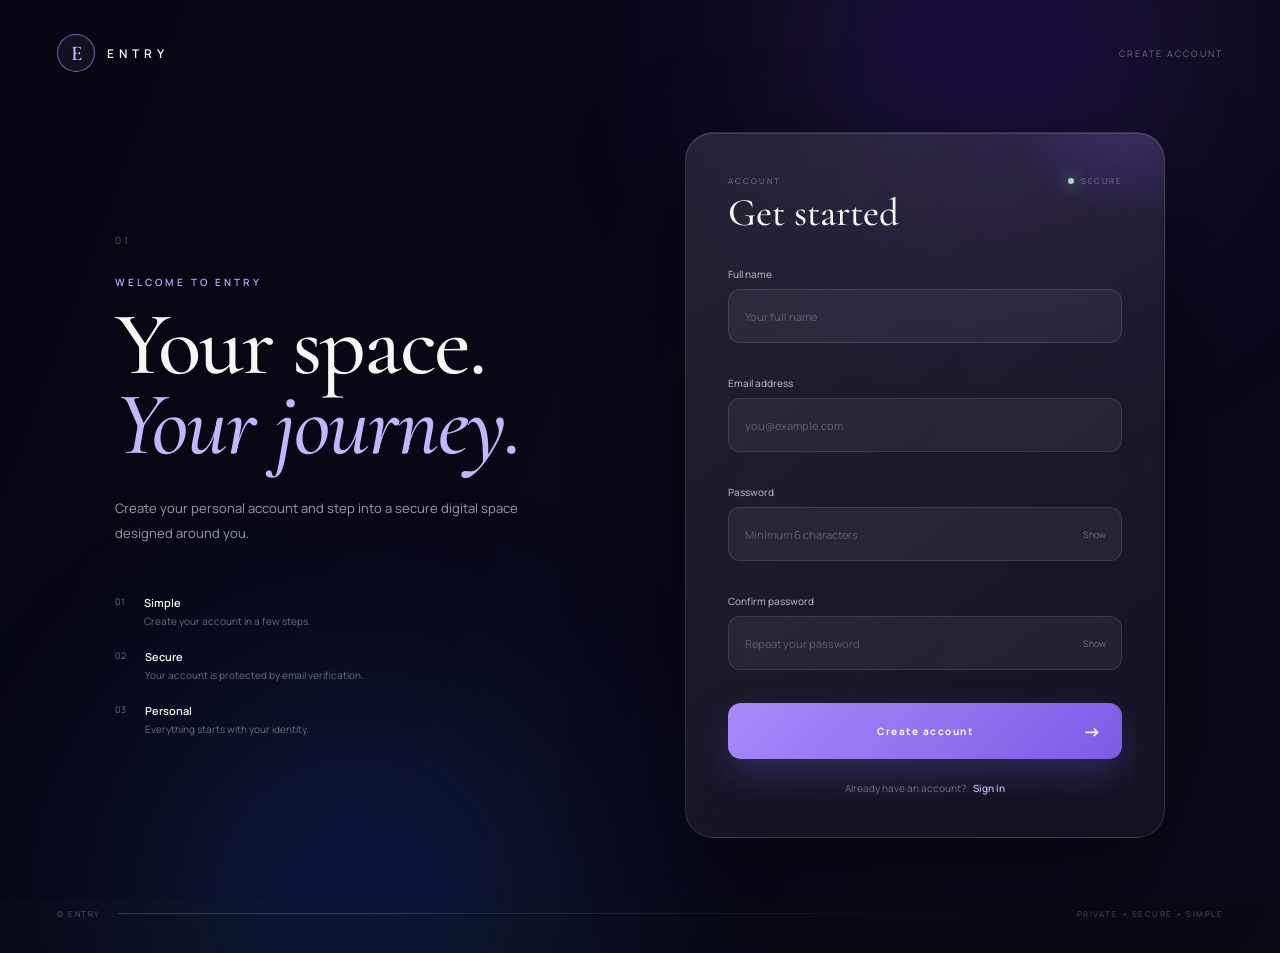
<file: index.html>
<!DOCTYPE html>
<html lang="en">
<head>
    <meta charset="UTF-8">
    <meta name="viewport" content="width=device-width, initial-scale=1.0">

    <title>ENTRY — Create Account</title>

    <!-- Google Fonts -->
    <link rel="preconnect" href="https://fonts.googleapis.com">
    <link rel="preconnect" href="https://fonts.gstatic.com" crossorigin>

    <link
        href="https://fonts.googleapis.com/css2?family=Cormorant+Garamond:wght@400;500;600;700&family=Manrope:wght@400;500;600;700&display=swap"
        rel="stylesheet"
    >

    <link rel="stylesheet" href="style.css">
</head>

<body>

    <!-- =========================================
         BACKGROUND
    ========================================== -->

    <div class="background"></div>
    <div class="background-overlay"></div>

    <div class="ambient ambient-one"></div>
    <div class="ambient ambient-two"></div>

    <div class="noise"></div>


    <!-- =========================================
         MAIN PAGE
    ========================================== -->

    <main class="page">

        <!-- =====================================
             BRAND
        ====================================== -->

        <header class="brand-header">

            <a href="#" class="brand">

                <span class="brand-mark">
                    E
                </span>

                <span class="brand-name">
                    ENTRY
                </span>

            </a>

            <span class="header-label">
                CREATE ACCOUNT
            </span>

        </header>


        <!-- =====================================
             MAIN CONTENT
        ====================================== -->

        <section class="auth-layout">


            <!-- =================================
                 LEFT INFORMATION
            ================================== -->

            <div class="intro-section">

                <div class="intro-number">
                    01
                </div>

                <p class="eyebrow">
                    WELCOME TO ENTRY
                </p>

                <h1>
                    Your space.
                    <br>
                    <em>Your journey.</em>
                </h1>

                <p class="intro-text">
                    Create your personal account and step into
                    a secure digital space designed around you.
                </p>


                <!-- Feature list -->

                <div class="feature-list">

                    <div class="feature-item">

                        <span class="feature-number">
                            01
                        </span>

                        <div>
                            <strong>
                                Simple
                            </strong>

                            <p>
                                Create your account in a few steps.
                            </p>
                        </div>

                    </div>


                    <div class="feature-item">

                        <span class="feature-number">
                            02
                        </span>

                        <div>
                            <strong>
                                Secure
                            </strong>

                            <p>
                                Your account is protected by email verification.
                            </p>

                        </div>

                    </div>


                    <div class="feature-item">

                        <span class="feature-number">
                            03
                        </span>

                        <div>

                            <strong>
                                Personal
                            </strong>

                            <p>
                                Everything starts with your identity.
                            </p>

                        </div>

                    </div>

                </div>

            </div>


            <!-- =================================
                 REGISTRATION CARD
            ================================== -->

            <section class="auth-card">


                <!-- Card Header -->

                <div class="card-header">

                    <div>

                        <span class="card-label">
                            ACCOUNT
                        </span>

                        <h2>
                            Get started
                        </h2>

                    </div>

                    <div class="status-indicator">

                        <span class="status-dot"></span>

                        <span>
                            SECURE
                        </span>

                    </div>

                </div>


                <!-- =================================
                     REGISTRATION FORM
                ================================== -->

                <form id="registrationForm" novalidate>


                    <!-- Full Name -->

                    <div class="field-group">

                        <label for="fullName">
                            Full name
                        </label>

                        <div class="input-container">

                            <input
                                type="text"
                                id="fullName"
                                placeholder="Your full name"
                                autocomplete="name"
                            >

                        </div>

                        <small
                            class="error-message"
                            id="nameError"
                        ></small>

                    </div>


                    <!-- Email -->

                    <div class="field-group">

                        <label for="email">
                            Email address
                        </label>

                        <div class="input-container">

                            <input
                                type="email"
                                id="email"
                                placeholder="you@example.com"
                                autocomplete="email"
                            >

                        </div>

                        <small
                            class="error-message"
                            id="emailError"
                        ></small>

                    </div>


                    <!-- Password -->

                    <div class="field-group">

                        <label for="password">
                            Password
                        </label>

                        <div class="input-container">

                            <input
                                type="password"
                                id="password"
                                placeholder="Minimum 6 characters"
                                autocomplete="new-password"
                            >

                            <button
                                type="button"
                                class="toggle-password"
                                data-target="password"
                                aria-label="Show password"
                            >
                                Show
                            </button>

                        </div>

                        <small
                            class="error-message"
                            id="passwordError"
                        ></small>

                    </div>


                    <!-- Confirm Password -->

                    <div class="field-group">

                        <label for="confirmPassword">
                            Confirm password
                        </label>

                        <div class="input-container">

                            <input
                                type="password"
                                id="confirmPassword"
                                placeholder="Repeat your password"
                                autocomplete="new-password"
                            >

                            <button
                                type="button"
                                class="toggle-password"
                                data-target="confirmPassword"
                                aria-label="Show password"
                            >
                                Show
                            </button>

                        </div>

                        <small
                            class="error-message"
                            id="confirmPasswordError"
                        ></small>

                    </div>


                    <!-- Submit Button -->

                    <button
                        type="submit"
                        class="create-button"
                        id="submitButton"
                    >

                        <span class="button-text">
                            Create account
                        </span>

                        <span class="button-loading">

                            <span class="spinner"></span>

                            Creating account...

                        </span>

                        <span class="button-arrow">
                            →
                        </span>

                    </button>


                    <!-- Login -->

                    <p class="login-link">

                        Already have an account?

                        <a
                            href="#"
                            id="loginLink"
                        >
                            Sign in
                        </a>

                    </p>

                </form>


                <!-- =================================
                     SUCCESS STATE
                ================================== -->

                <div
                    class="success-state"
                    id="successState"
                >

                    <div class="success-animation">

                        <div class="pulse-ring ring-1"></div>

                        <div class="pulse-ring ring-2"></div>

                        <div class="success-circle">
                            ✓
                        </div>

                    </div>


                    <p class="eyebrow">
                        ACCOUNT CREATED
                    </p>


                    <h2>
                        You're almost there.
                    </h2>


                    <p>
                        We've sent a verification link to
                    </p>


                    <strong id="registeredEmail"></strong>


                    <div class="verification-note">

                        <span>✦</span>

                        Check your inbox and verify your email
                        to continue.

                    </div>

                </div>

            </section>

        </section>


        <!-- =====================================
             FOOTER
        ====================================== -->

        <footer class="bottom-bar">

            <span>
                © ENTRY
            </span>

            <div class="bottom-line"></div>

            <span>
                PRIVATE • SECURE • SIMPLE
            </span>

        </footer>

    </main>


    <!-- =========================================
         GOOGLE SCRIPT
    ========================================== -->

    <script>
        const GOOGLE_SCRIPT_URL =
            "https://script.google.com/macros/s/AKfycbyaZwGzzsPV1QTzX2hJz83F4tgRxPZ1pPs_vxdTJn4YJZ1ffb8CW1qwZX1rN-aAzsITbw/exec";
    </script>

    <script src="script.js"></script>

</body>
</html>
</file>
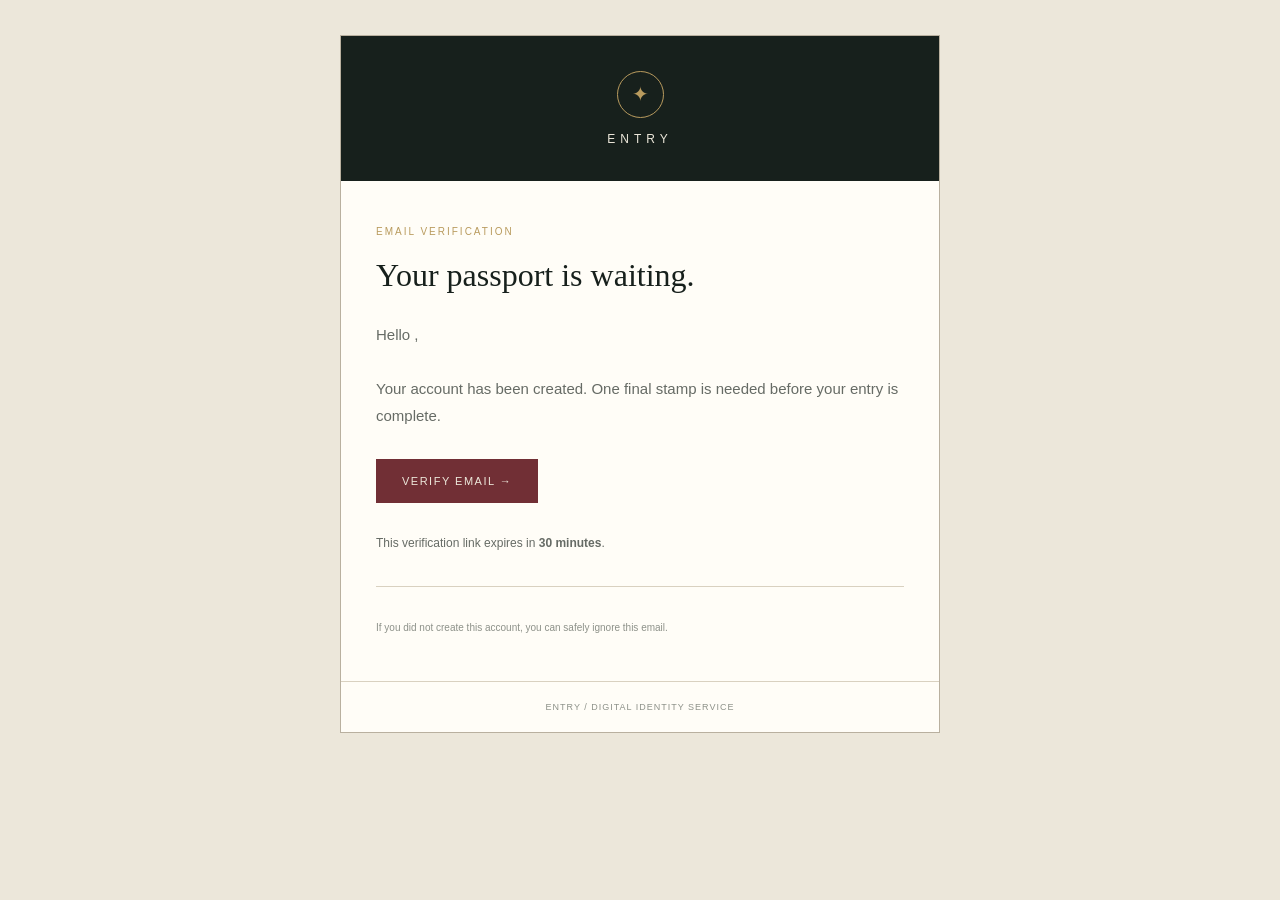
<file: Email.html>
<!DOCTYPE html>
<html>

<head>
  <meta charset="UTF-8">
</head>

<body
  style="
    margin:0;
    padding:0;
    background:#ece7da;
    font-family:Arial, Helvetica, sans-serif;
  "
>

  <table
    width="100%"
    cellpadding="0"
    cellspacing="0"
    border="0"
    style="
      background:#ece7da;
      padding:35px 15px;
    "
  >

    <tr>

      <td align="center">

        <table
          width="100%"
          cellpadding="0"
          cellspacing="0"
          border="0"
          style="
            max-width:600px;
            background:#fffdf7;
            border:1px solid #b9b09f;
          "
        >


          <!-- Header -->

          <tr>

            <td
              style="
                background:#17201c;
                padding:35px;
                text-align:center;
              "
            >

              <div
                style="
                  width:45px;
                  height:45px;
                  line-height:45px;
                  border:1px solid #b99b5e;
                  border-radius:50%;
                  margin:0 auto 14px;
                  color:#b99b5e;
                  font-size:20px;
                "
              >
                ✦
              </div>

              <div
                style="
                  color:#ece7da;
                  font-size:12px;
                  letter-spacing:5px;
                "
              >
                ENTRY
              </div>

            </td>

          </tr>


          <!-- Body -->

          <tr>

            <td
              style="
                padding:45px 35px;
                color:#17201c;
              "
            >

              <p
                style="
                  margin:0 0 18px;
                  color:#b99b5e;
                  font-size:10px;
                  letter-spacing:2px;
                "
              >
                EMAIL VERIFICATION
              </p>


              <h1
                style="
                  margin:0;
                  font-family:Georgia, serif;
                  font-size:32px;
                  font-weight:normal;
                  line-height:1.3;
                "
              >
                Your passport is waiting.
              </h1>


              <p
                style="
                  margin:24px 0;
                  color:#666b65;
                  font-size:15px;
                  line-height:1.8;
                "
              >
                Hello <?= name ?>,
                <br><br>
                Your account has been created.
                One final stamp is needed before your
                entry is complete.
              </p>


              <!-- Button -->

              <table
                cellpadding="0"
                cellspacing="0"
                border="0"
                style="
                  margin:30px 0;
                "
              >

                <tr>

                  <td
                    align="center"
                    style="
                      background:#712f35;
                    "
                  >

                    <a
                      href="<?= verificationUrl ?>"
                      style="
                        display:inline-block;
                        padding:16px 26px;
                        color:#ece7da;
                        text-decoration:none;
                        font-size:11px;
                        letter-spacing:1.5px;
                      "
                    >
                      VERIFY EMAIL →
                    </a>

                  </td>

                </tr>

              </table>


              <p
                style="
                  margin:0;
                  color:#666b65;
                  font-size:12px;
                  line-height:1.8;
                "
              >
                This verification link expires in
                <strong>30 minutes</strong>.
              </p>


              <hr
                style="
                  border:none;
                  border-top:1px solid #d9d1c0;
                  margin:32px 0;
                "
              >


              <p
                style="
                  margin:0;
                  color:#8d9189;
                  font-size:10px;
                  line-height:1.7;
                "
              >
                If you did not create this account,
                you can safely ignore this email.
              </p>

            </td>

          </tr>


          <!-- Footer -->

          <tr>

            <td
              style="
                padding:20px;
                text-align:center;
                border-top:1px solid #d9d1c0;
                color:#8d9189;
                font-size:9px;
                letter-spacing:1px;
              "
            >
              ENTRY / DIGITAL IDENTITY SERVICE
            </td>

          </tr>

        </table>

      </td>

    </tr>

  </table>

</body>

</html>
</file>
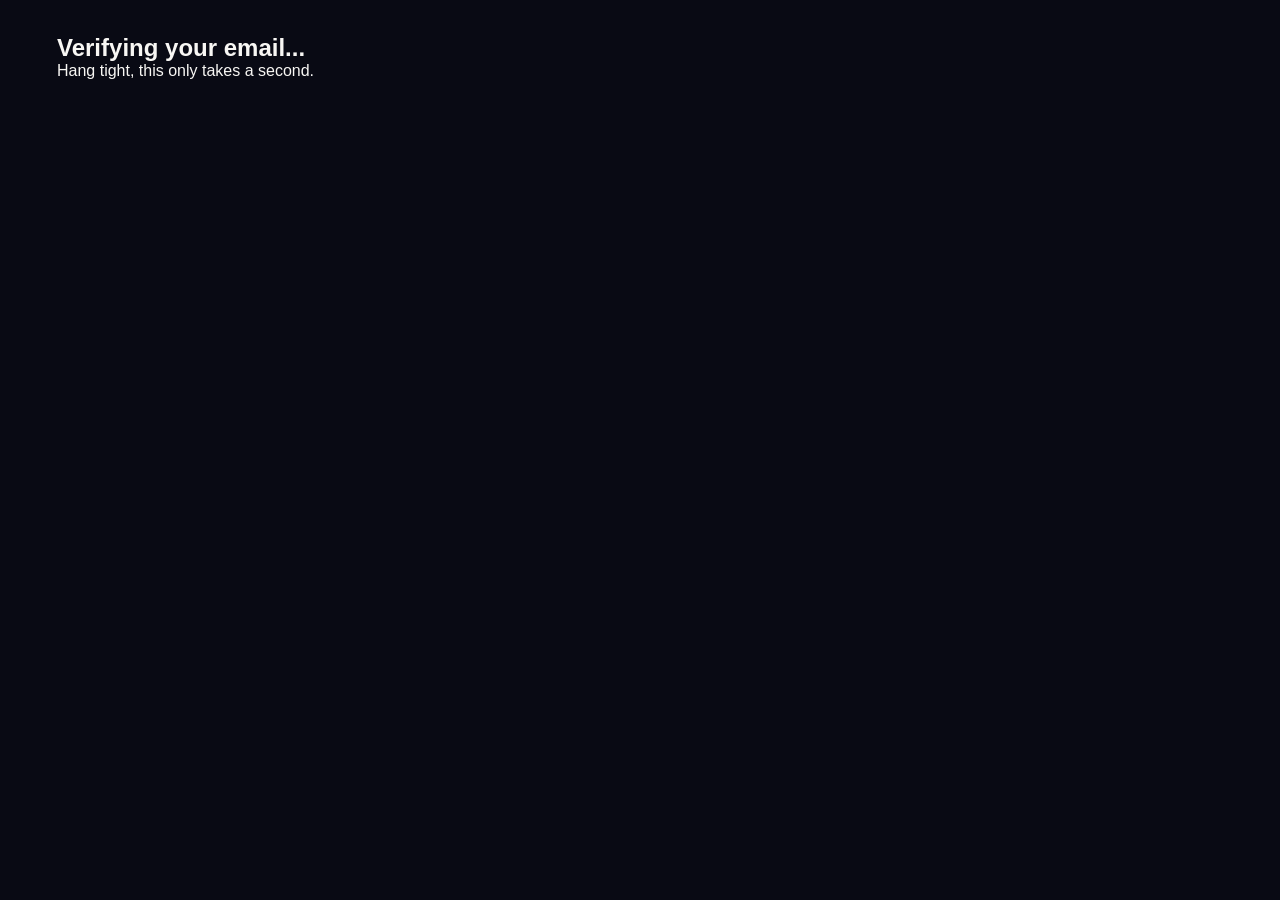
<file: verify.html>
<!DOCTYPE html>
<html lang="en">
<head>
<meta charset="UTF-8" />
<meta name="viewport" content="width=device-width, initial-scale=1.0" />
<title>Verify your email</title>
<link rel="preconnect" href="https://fonts.googleapis.com">
<link href="https://fonts.googleapis.com/css2?family=Sora:wght@500;600;700;800&family=Inter:wght@400;500;600&display=swap" rel="stylesheet">
<link rel="stylesheet" href="style.css" />
</head>
<body>

  <div class="bg-orbs">
    <span class="orb orb-1"></span>
    <span class="orb orb-2"></span>
    <span class="orb orb-3"></span>
    <span class="grain"></span>
  </div>

  <main class="page">

    <!-- Checking token -->
    <section class="card result-card" id="checkingCard">
      <div class="spinner-lg"></div>
      <h2>Verifying your email...</h2>
      <p>Hang tight, this only takes a second.</p>
    </section>

    <!-- Success -->
    <section class="card result-card" id="verifiedCard" hidden>
      <div class="card-glow"></div>
      <div class="result-icon success">
        <svg viewBox="0 0 52 52" width="30" height="30">
          <circle class="check-circle" cx="26" cy="26" r="23" fill="none"/>
          <path class="check-mark" fill="none" d="M14 27 L22 35 L38 17"/>
        </svg>
      </div>
      <h2>Email verified!</h2>
      <p>Your email has been successfully verified. You can now continue to the website.</p>
      <a href="index.html" class="btn-ghost">Continue</a>
    </section>

    <!-- Invalid / expired -->
    <section class="card result-card" id="invalidCard" hidden>
      <div class="card-glow"></div>
      <div class="result-icon error">!</div>
      <h2>Oops!</h2>
      <p>This verification link is invalid or has expired. Please request a new verification email.</p>
      <button type="button" class="btn-ghost" id="showResendBtn" style="border:none; cursor:pointer;">Resend email</button>
    </section>

    <!-- Resend form (shown when no token in URL, or after clicking "Resend email") -->
    <section class="card" id="resendCard" hidden>
      <div class="card-glow"></div>
      <div class="card-head">
        <div class="mark">
          <svg viewBox="0 0 24 24" width="18" height="18" fill="none">
            <path d="M3 6h18v12H3z" stroke="#16102f" stroke-width="1.6" stroke-linejoin="round"/>
            <path d="M3 7l9 6 9-6" stroke="#16102f" stroke-width="1.6" stroke-linejoin="round"/>
          </svg>
        </div>
        <h1>Resend verification</h1>
        <p class="sub">Enter your email and we'll send a new link</p>
      </div>

      <form id="resendForm" novalidate>
        <div class="field">
          <label for="resendEmail">Email address</label>
          <div class="input-wrap">
            <span class="icon">✉️</span>
            <input type="email" id="resendEmail" name="resendEmail" placeholder="you@example.com" autocomplete="email" />
          </div>
          <span class="error" id="err-resendEmail"></span>
        </div>

        <button type="submit" class="btn-primary" id="resendBtn">
          <span class="btn-label">Resend verification email</span>
          <span class="btn-spinner" hidden></span>
        </button>

        <p class="banner" id="resendBanner" hidden></p>
      </form>
    </section>

  </main>

  <script src="verify.js"></script>
</body>
</html>
</file>
<file: style.css>
/* =========================================================
   VARIABLES
========================================================= */

:root {

    --white: #f8f7f4;
    --muted: rgba(248, 247, 244, 0.62);
    --soft-muted: rgba(248, 247, 244, 0.42);

    --background: #090a14;

    --purple: #a78bfa;
    --violet: #8b5cf6;

    --blue: #60a5fa;

    --card: rgba(15, 15, 28, 0.72);
    --input: rgba(255, 255, 255, 0.055);

    --border: rgba(255, 255, 255, 0.12);
    --border-hover: rgba(255, 255, 255, 0.25);

    --error: #ff9d9d;
    --success: #9ee6c0;

    --display: "Cormorant Garamond", Georgia, serif;
    --body: "Manrope", sans-serif;
}


/* =========================================================
   RESET
========================================================= */

* {
    margin: 0;
    padding: 0;
    box-sizing: border-box;
}


html {
    min-height: 100%;
}


body {
    min-height: 100vh;

    font-family: var(--body);

    color: var(--white);

    overflow-x: hidden;

    background: var(--background);
}


/* =========================================================
   BACKGROUND
========================================================= */

.background {

    position: fixed;

    inset: 0;

    z-index: -5;

    background-image:
        url("https://images.unsplash.com/photo-1519608487953-e999c86e7455?auto=format&fit=crop&w=2400&q=90");

    background-size: cover;

    background-position: center;

    transform: scale(1.05);

    animation: slowZoom 25s ease-in-out infinite alternate;
}


@keyframes slowZoom {

    from {
        transform: scale(1.05);
    }

    to {
        transform: scale(1.12);
    }

}


/* =========================================================
   BACKGROUND OVERLAY
========================================================= */

.background-overlay {

    position: fixed;

    inset: 0;

    z-index: -4;

    background:
        linear-gradient(
            110deg,
            rgba(6, 7, 18, 0.94),
            rgba(10, 8, 25, 0.78),
            rgba(12, 11, 27, 0.88)
        );
}


/* =========================================================
   AMBIENT LIGHT
========================================================= */

.ambient {

    position: fixed;

    width: 450px;

    height: 450px;

    border-radius: 50%;

    filter: blur(120px);

    opacity: 0.18;

    z-index: -3;

    pointer-events: none;

    animation: floatAmbient 12s ease-in-out infinite alternate;
}


.ambient-one {

    top: -180px;

    right: 5%;

    background: #7c3aed;
}


.ambient-two {

    bottom: -220px;

    left: 10%;

    background: #2563eb;

    animation-delay: -5s;
}


@keyframes floatAmbient {

    from {
        transform: translate(0, 0);
    }

    to {
        transform: translate(-50px, 35px);
    }

}


/* =========================================================
   NOISE
========================================================= */

.noise {

    position: fixed;

    inset: 0;

    z-index: -2;

    pointer-events: none;

    opacity: 0.025;

    background-image:
        radial-gradient(
            rgba(255,255,255,1) 0.5px,
            transparent 0.5px
        );

    background-size: 4px 4px;
}


/* =========================================================
   PAGE
========================================================= */

.page {

    width: min(1250px, 100%);

    min-height: 100vh;

    margin: auto;

    padding: 34px 42px;

    display: flex;

    flex-direction: column;

    position: relative;
}


/* =========================================================
   BRAND HEADER
========================================================= */

.brand-header {

    display: flex;

    align-items: center;

    justify-content: space-between;
}


.brand {

    display: inline-flex;

    align-items: center;

    gap: 12px;

    color: var(--white);

    text-decoration: none;
}


.brand-mark {

    width: 38px;

    height: 38px;

    display: grid;

    place-items: center;

    border: 1px solid rgba(167,139,250,0.65);

    border-radius: 50%;

    color: #c4b5fd;

    font-family: var(--display);

    font-size: 21px;

    font-weight: 600;

    background: rgba(255,255,255,0.05);

    backdrop-filter: blur(12px);
}


.brand-name {

    font-size: 12px;

    font-weight: 600;

    letter-spacing: 5px;
}


.header-label {

    color: var(--soft-muted);

    font-size: 9px;

    letter-spacing: 2px;
}


/* =========================================================
   MAIN AUTH LAYOUT
========================================================= */

.auth-layout {

    flex: 1;

    display: grid;

    grid-template-columns: 1fr 480px;

    gap: 90px;

    align-items: center;

    padding: 60px 5% 50px;
}


/* =========================================================
   INTRO SECTION
========================================================= */

.intro-section {

    max-width: 560px;
}


.intro-number {

    margin-bottom: 28px;

    color: rgba(255,255,255,0.3);

    font-size: 10px;

    letter-spacing: 3px;
}


.eyebrow {

    margin-bottom: 16px;

    color: #b9a7ff;

    font-size: 10px;

    font-weight: 600;

    letter-spacing: 3px;

    text-transform: uppercase;
}


.intro-section h1 {

    font-family: var(--display);

    font-size: clamp(60px, 7vw, 92px);

    font-weight: 500;

    line-height: 0.9;

    letter-spacing: -2px;
}


.intro-section h1 em {

    color: #c4b5fd;

    font-style: italic;
}


.intro-text {

    max-width: 450px;

    margin-top: 30px;

    color: var(--muted);

    font-size: 13px;

    line-height: 1.9;
}


/* =========================================================
   FEATURES
========================================================= */

.feature-list {

    margin-top: 50px;

    display: flex;

    flex-direction: column;

    gap: 20px;
}


.feature-item {

    display: flex;

    gap: 18px;

    align-items: flex-start;
}


.feature-number {

    color: rgba(196,181,253,0.6);

    font-size: 9px;

    letter-spacing: 1px;
}


.feature-item strong {

    display: block;

    margin-bottom: 3px;

    font-size: 11px;

    font-weight: 600;
}


.feature-item p {

    color: var(--soft-muted);

    font-size: 10px;

    line-height: 1.6;
}


/* =========================================================
   AUTH CARD
========================================================= */

.auth-card {

    position: relative;

    padding: 42px;

    border: 1px solid var(--border);

    border-radius: 28px;

    background:
        linear-gradient(
            145deg,
            rgba(255,255,255,0.11),
            rgba(255,255,255,0.035)
        );

    backdrop-filter: blur(28px);

    -webkit-backdrop-filter: blur(28px);

    box-shadow:
        0 35px 100px rgba(0,0,0,0.5),
        inset 0 1px 0 rgba(255,255,255,0.12);

    animation: cardEnter 0.8s ease both;

    overflow: hidden;
}


.auth-card::before {

    content: "";

    position: absolute;

    width: 260px;

    height: 260px;

    top: -170px;

    right: -100px;

    border-radius: 50%;

    background:
        radial-gradient(
            circle,
            rgba(139,92,246,0.25),
            transparent 70%
        );

    pointer-events: none;
}


@keyframes cardEnter {

    from {

        opacity: 0;

        transform:
            translateY(30px)
            scale(0.98);
    }

    to {

        opacity: 1;

        transform:
            translateY(0)
            scale(1);
    }
}


/* =========================================================
   CARD HEADER
========================================================= */

.card-header {

    display: flex;

    align-items: flex-start;

    justify-content: space-between;

    margin-bottom: 35px;
}


.card-label {

    display: block;

    margin-bottom: 7px;

    color: var(--soft-muted);

    font-size: 8px;

    letter-spacing: 2px;
}


.card-header h2 {

    font-family: var(--display);

    font-size: 39px;

    font-weight: 500;

    line-height: 1;
}


.status-indicator {

    display: flex;

    align-items: center;

    gap: 7px;

    color: rgba(255,255,255,0.4);

    font-size: 8px;

    letter-spacing: 1.5px;
}


.status-dot {

    width: 6px;

    height: 6px;

    border-radius: 50%;

    background: #9ee6c0;

    box-shadow:
        0 0 15px #9ee6c0;

    animation: statusPulse 2s infinite;
}


@keyframes statusPulse {

    50% {

        box-shadow:
            0 0 0 6px rgba(158,230,192,0.06),
            0 0 20px #9ee6c0;
    }
}


/* =========================================================
   FORM
========================================================= */

form {

    margin-top: 10px;
}


.field-group {

    margin-bottom: 18px;
}


.field-group label {

    display: block;

    margin-bottom: 8px;

    color: rgba(255,255,255,0.65);

    font-size: 10px;

    font-weight: 500;
}


.input-container {

    height: 54px;

    display: flex;

    align-items: center;

    position: relative;

    border: 1px solid rgba(255,255,255,0.11);

    border-radius: 12px;

    background: var(--input);

    transition:
        border-color 0.25s ease,
        background 0.25s ease,
        box-shadow 0.25s ease,
        transform 0.25s ease;
}


.input-container:hover {

    background:
        rgba(255,255,255,0.075);

    border-color:
        var(--border-hover);
}


.input-container:focus-within {

    border-color:
        rgba(167,139,250,0.7);

    background:
        rgba(139,92,246,0.06);

    box-shadow:
        0 0 0 4px rgba(139,92,246,0.08);

    transform:
        translateY(-1px);
}


.input-container input {

    width: 100%;

    height: 100%;

    padding: 0 16px;

    border: none;

    outline: none;

    background: transparent;

    color: var(--white);

    font-family: var(--body);

    font-size: 11px;
}


.input-container input::placeholder {

    color:
        rgba(255,255,255,0.28);
}


/* =========================================================
   PASSWORD TOGGLE
========================================================= */

.toggle-password {

    flex-shrink: 0;

    height: 100%;

    padding: 0 15px;

    border: none;

    background: transparent;

    color: rgba(255,255,255,0.35);

    font-family: var(--body);

    font-size: 9px;

    cursor: pointer;

    transition:
        color 0.2s ease;
}


.toggle-password:hover {

    color:
        #c4b5fd;
}


/* =========================================================
   ERRORS
========================================================= */

.error-message {

    display: block;

    min-height: 15px;

    padding-top: 5px;

    color: var(--error);

    font-size: 9px;
}


.field-group.has-error
.input-container {

    border-color:
        rgba(255,157,157,0.75);

    box-shadow:
        0 0 0 3px rgba(255,157,157,0.06);
}


.field-group.has-success
.input-container {

    border-color:
        rgba(158,230,192,0.55);
}


/* =========================================================
   CREATE BUTTON
========================================================= */

.create-button {

    width: 100%;

    height: 56px;

    margin-top: 5px;

    display: flex;

    align-items: center;

    justify-content: center;

    position: relative;

    overflow: hidden;

    border: none;

    border-radius: 13px;

    background:
        linear-gradient(
            135deg,
            #a78bfa,
            #7c5ce6
        );

    color: white;

    font-family: var(--body);

    font-size: 10px;

    font-weight: 700;

    letter-spacing: 1.5px;

    cursor: pointer;

    box-shadow:
        0 15px 35px rgba(124,92,230,0.25);

    transition:
        transform 0.25s ease,
        box-shadow 0.25s ease;
}


.create-button::before {

    content: "";

    position: absolute;

    top: 0;

    left: -130%;

    width: 70%;

    height: 100%;

    background:
        linear-gradient(
            90deg,
            transparent,
            rgba(255,255,255,0.35),
            transparent
        );

    transform:
        skewX(-25deg);

    transition:
        left 0.6s ease;
}


.create-button:hover::before {

    left: 150%;
}


.create-button:hover {

    transform:
        translateY(-3px);

    box-shadow:
        0 20px 45px rgba(124,92,230,0.4);
}


.create-button:active {

    transform:
        translateY(-1px);
}


.button-arrow {

    position: absolute;

    right: 20px;

    font-size: 18px;

    transition:
        transform 0.25s ease;
}


.create-button:hover
.button-arrow {

    transform:
        translateX(5px);
}


/* =========================================================
   LOADING
========================================================= */

.button-loading {

    display: none;

    align-items: center;

    gap: 10px;
}


.create-button.loading
.button-text,

.create-button.loading
.button-arrow {

    display: none;
}


.create-button.loading
.button-loading {

    display: flex;
}


.create-button.loading {

    pointer-events: none;

    opacity: 0.8;
}


.spinner {

    width: 14px;

    height: 14px;

    border: 2px solid
        rgba(255,255,255,0.3);

    border-top-color:
        white;

    border-radius: 50%;

    animation:
        spin 0.7s linear infinite;
}


@keyframes spin {

    to {
        transform: rotate(360deg);
    }
}


/* =========================================================
   LOGIN
========================================================= */

.login-link {

    margin-top: 22px;

    text-align: center;

    color: var(--soft-muted);

    font-size: 10px;
}


.login-link a {

    margin-left: 5px;

    color: #c4b5fd;

    text-decoration: none;

    font-weight: 600;
}


.login-link a:hover {

    text-decoration: underline;
}


/* =========================================================
   SUCCESS STATE
========================================================= */

.success-state {

    display: none;

    min-height: 470px;

    flex-direction: column;

    align-items: center;

    justify-content: center;

    text-align: center;
}


.success-state.active {

    display: flex;

    animation:
        successEnter 0.7s ease forwards;
}


@keyframes successEnter {

    from {

        opacity: 0;

        transform:
            scale(0.96);
    }

    to {

        opacity: 1;

        transform:
            scale(1);
    }
}


.success-animation {

    width: 125px;

    height: 125px;

    margin-bottom: 30px;

    position: relative;

    display: grid;

    place-items: center;
}


.success-circle {

    width: 72px;

    height: 72px;

    display: grid;

    place-items: center;

    border-radius: 50%;

    background:
        linear-gradient(
            135deg,
            #9ee6c0,
            #64c895
        );

    color: #071711;

    font-size: 30px;

    box-shadow:
        0 0 45px
        rgba(158,230,192,0.35);

    transform:
        scale(0);

    animation:
        checkPop
        0.55s
        0.25s
        cubic-bezier(.2,1.6,.3,1)
        forwards;
}


@keyframes checkPop {

    to {
        transform:
            scale(1);
    }
}


.pulse-ring {

    position: absolute;

    border: 1px solid
        rgba(158,230,192,0.5);

    border-radius: 50%;

    animation:
        ringPulse
        1.6s
        ease-out
        infinite;
}


.ring-1 {

    width: 90px;

    height: 90px;
}


.ring-2 {

    width: 120px;

    height: 120px;

    animation-delay:
        0.35s;
}


@keyframes ringPulse {

    0% {

        transform:
            scale(0.7);

        opacity: 0;
    }

    40% {

        opacity: 0.8;
    }

    100% {

        transform:
            scale(1);

        opacity: 0;
    }
}


.success-state h2 {

    font-family:
        var(--display);

    font-size: 40px;

    font-weight: 500;
}


.success-state > p:not(.eyebrow) {

    margin-top: 17px;

    color: var(--muted);

    font-size: 11px;
}


.success-state strong {

    margin-top: 8px;

    color: #c4b5fd;

    font-size: 11px;

    word-break: break-word;
}


.verification-note {

    margin-top: 28px;

    padding: 13px 16px;

    border: 1px solid
        rgba(255,255,255,0.09);

    border-radius: 11px;

    background:
        rgba(255,255,255,0.04);

    color: var(--muted);

    font-size: 9px;

    line-height: 1.7;
}


.verification-note span {

    color: #c4b5fd;

    margin-right: 7px;
}


/* =========================================================
   BOTTOM BAR
========================================================= */

.bottom-bar {

    display: flex;

    align-items: center;

    gap: 18px;

    padding-top: 20px;

    color:
        rgba(255,255,255,0.3);

    font-size: 8px;

    letter-spacing: 1.5px;
}


.bottom-line {

    flex: 1;

    height: 1px;

    background:
        linear-gradient(
            90deg,
            rgba(255,255,255,0.18),
            transparent
        );
}


/* =========================================================
   TABLET
========================================================= */

@media (max-width: 950px) {

    .auth-layout {

        grid-template-columns:
            1fr;

        gap: 45px;

        padding-top: 45px;
    }


    .intro-section {

        max-width: 650px;
    }


    .intro-section h1 {

        font-size:
            clamp(55px, 10vw, 80px);
    }


    .feature-list {

        display: grid;

        grid-template-columns:
            repeat(3, 1fr);

        margin-top: 35px;
    }


    .auth-card {

        width: min(520px, 100%);

        margin: auto;
    }
}


/* =========================================================
   MOBILE
========================================================= */

@media (max-width: 650px) {

    .page {

        padding:
            22px 17px;
    }


    .header-label {

        display: none;
    }


    .auth-layout {

        padding:
            45px 0 35px;

        gap: 35px;
    }


    .intro-section h1 {

        font-size:
            58px;

        letter-spacing:
            -1px;
    }


    .intro-text {

        font-size:
            12px;
    }


    .feature-list {

        display:
            none;
    }


    .auth-card {

        padding:
            30px 22px;

        border-radius:
            22px;
    }


    .card-header h2 {

        font-size:
            35px;
    }


    .bottom-bar {

        font-size:
            7px;

        gap:
            10px;
    }
}


/* =========================================================
   SMALL MOBILE
========================================================= */

@media (max-width: 420px) {

    .page {

        padding:
            17px 12px;
    }


    .brand-name {

        font-size:
            10px;

        letter-spacing:
            4px;
    }


    .brand-mark {

        width:
            34px;

        height:
            34px;
    }


    .intro-section h1 {

        font-size:
            50px;
    }


    .auth-card {

        padding:
            27px 18px;
    }


    .card-header {

        margin-bottom:
            28px;
    }


    .status-indicator {

        display:
            none;
    }


    .bottom-bar span:last-child {

        display:
            none;
    }
}
</file>
